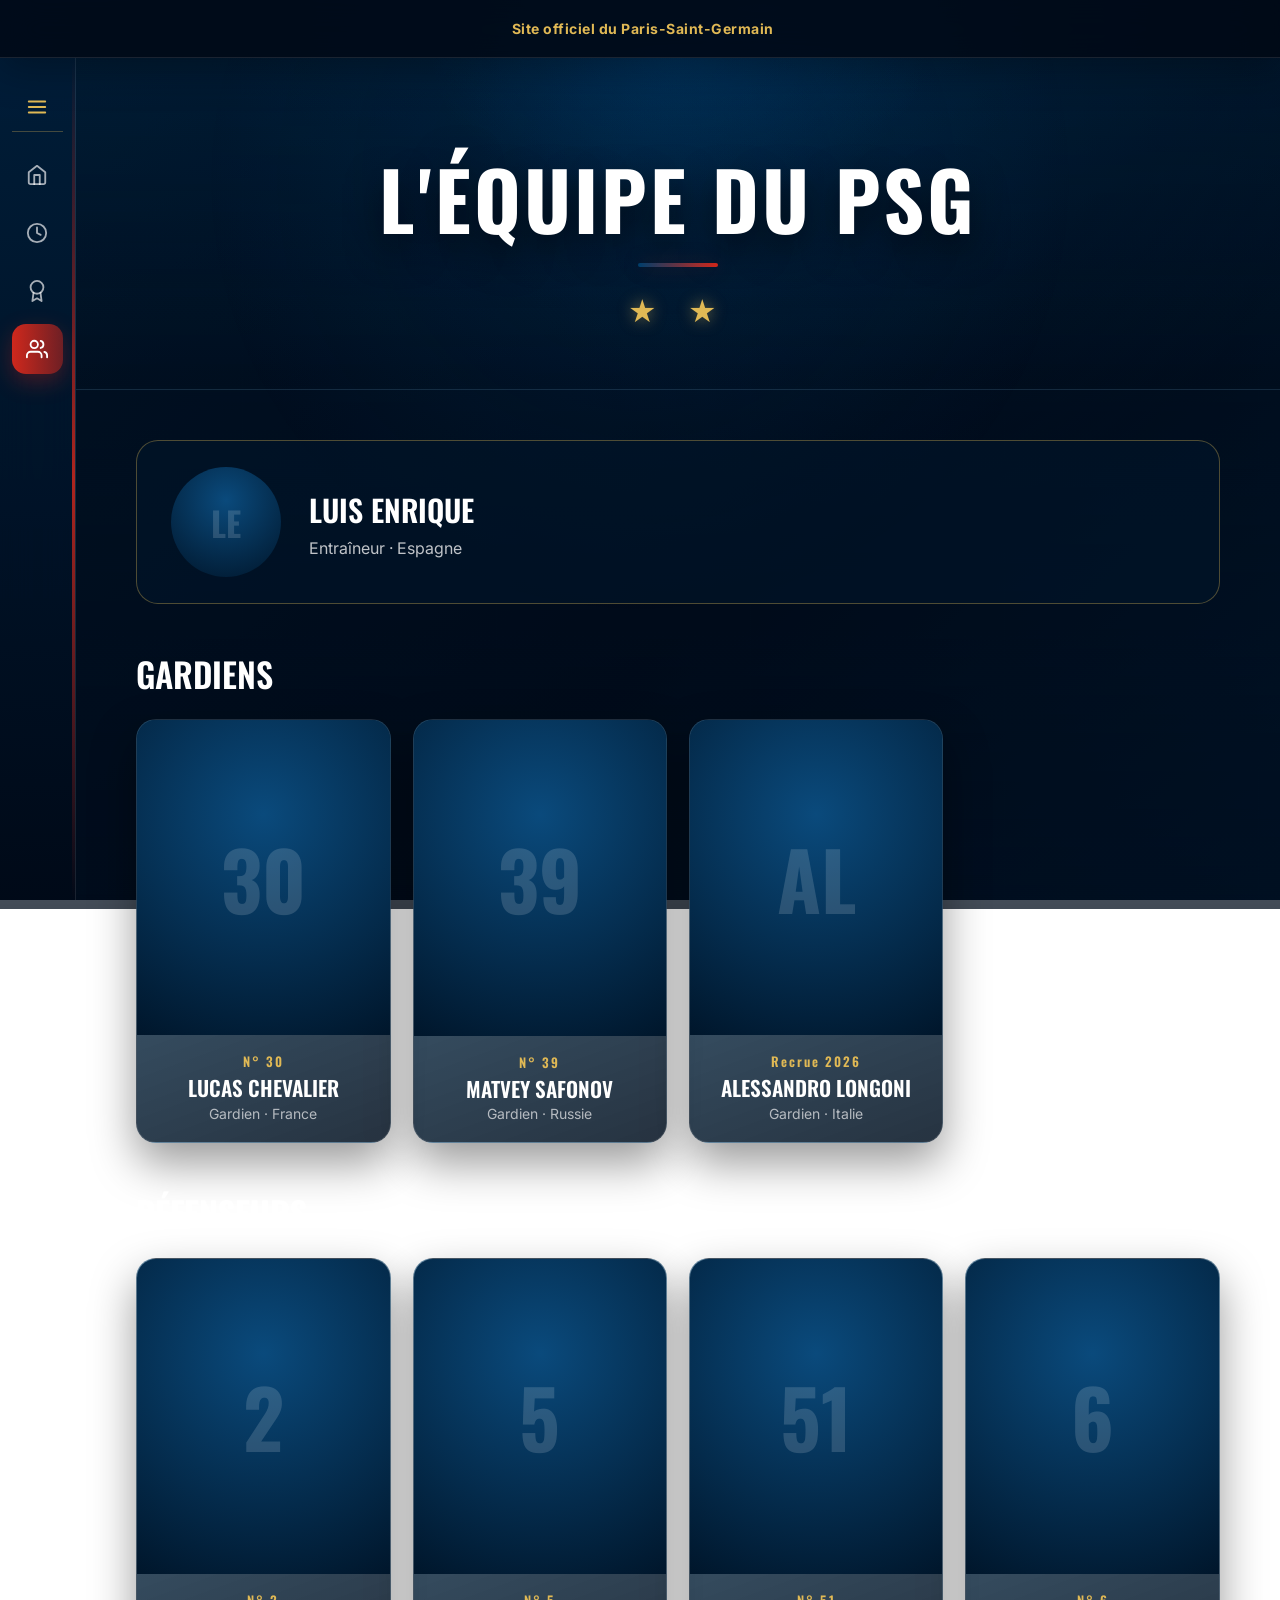
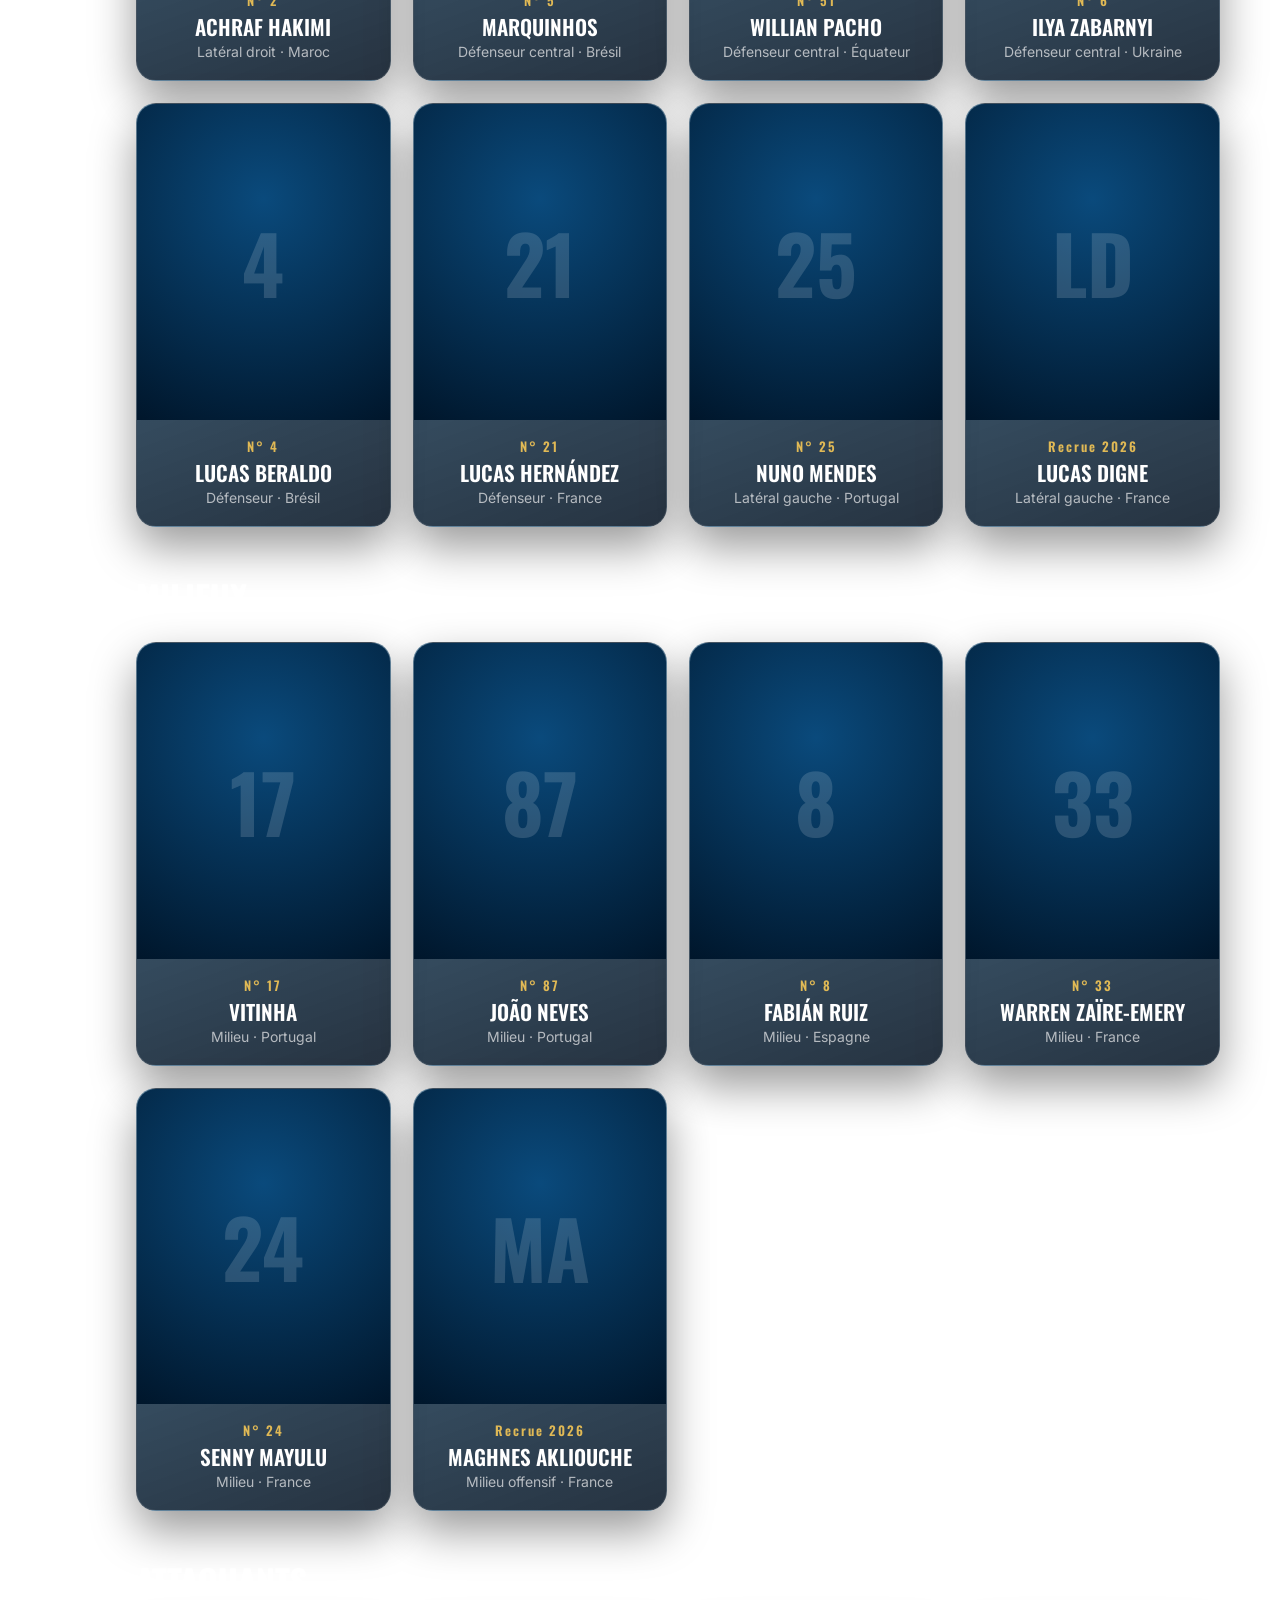
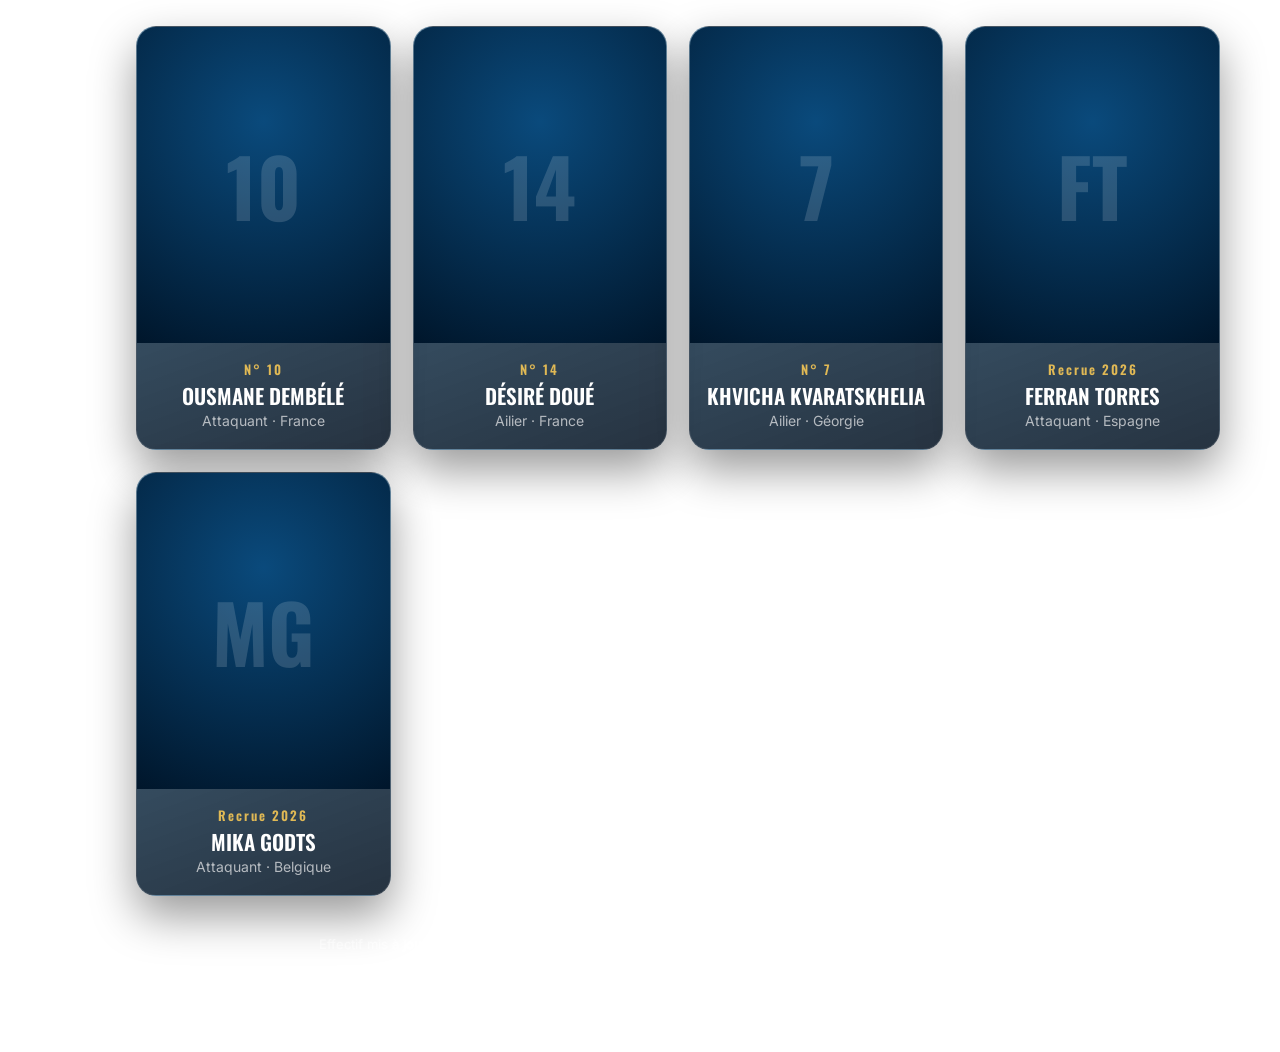
<file: equipe.html>
<!DOCTYPE html>
<html lang="fr">
<head>
<meta charset="UTF-8">
<meta name="viewport" content="width=device-width, initial-scale=1.0">
<title>PSG — Équipe</title>

<link rel="stylesheet" href="style.css">
<style>
.team-wrap{width:90%;max-width:1100px;margin:50px auto 100px}
.coach{display:flex;align-items:center;gap:28px;text-align:left;padding:26px 34px;background:rgba(0,20,40,.7);border:1px solid rgba(224,185,85,.35);border-radius:22px}
.coach .avatar{flex:none;width:110px;height:110px;border-radius:50%}
.coach h3{font:600 30px "Oswald",Arial,sans-serif;text-transform:uppercase}
.coach p{margin-top:6px;color:rgba(255,255,255,.75)}
.section-title{margin:44px 0 20px;text-align:left;font:600 34px "Oswald",Arial,sans-serif;text-transform:uppercase}
.grid{display:grid;grid-template-columns:repeat(auto-fill,minmax(210px,1fr));gap:22px}
.player{overflow:hidden;background:linear-gradient(160deg,rgba(0,55,95,.7),rgba(0,15,31,.85));border:1px solid rgba(255,255,255,.12);border-radius:20px;box-shadow:0 20px 45px rgba(0,0,0,.4);transition:transform .3s}
.player:hover{transform:translateY(-6px)}
.avatar{position:relative;overflow:hidden;display:grid;place-items:center;background:radial-gradient(circle at 50% 30%,#0a4a7c,#00162b)}
.player .avatar{aspect-ratio:4/5}
.avatar img{position:absolute;inset:0;width:100%;height:100%;object-fit:cover;object-position:top}
.avatar span{font:700 80px "Oswald",Arial,sans-serif;color:rgba(255,255,255,.15)}
.coach .avatar span{font-size:34px}
.info{padding:16px 14px 20px}
.info .n{font:600 13px "Oswald",Arial,sans-serif;letter-spacing:2px;color:#e0b955}
.info h3{margin-top:4px;font:600 21px/1.2 "Oswald",Arial,sans-serif;text-transform:uppercase}
.info p{margin-top:4px;font-size:14px;color:rgba(255,255,255,.65)}
.note{margin-top:40px;font-size:13px;color:rgba(255,255,255,.5)}
@media(max-width:768px){.coach{flex-direction:column;text-align:center}.grid{grid-template-columns:repeat(2,1fr);gap:14px}}
@media(max-width:400px){.grid{grid-template-columns:1fr}}
</style>
</head>
<body>

<section class="top-info">
    <p>
        <a href="https://www.psg.fr"
           target="_blank"
           rel="noopener noreferrer"
           title="Visiter le site officiel du Paris-Saint-Germain">
            Site officiel du Paris-Saint-Germain
        </a>
    </p>
</section>

<div class="layout">

    <nav class="sidebar" id="sidebar">

        <div class="sidebar-title" tabindex="0">
            <svg class="ico" viewBox="0 0 24 24"><line x1="3" y1="6" x2="21" y2="6"/><line x1="3" y1="12" x2="21" y2="12"/><line x1="3" y1="18" x2="21" y2="18"/></svg>
            <span class="label">Menu</span>
        </div>

        <a href="index.html">
            <svg class="ico" viewBox="0 0 24 24"><path d="M3 9l9-7 9 7v11a2 2 0 0 1-2 2H5a2 2 0 0 1-2-2z"/><polyline points="9 22 9 12 15 12 15 22"/></svg>
            <span class="label">Accueil</span>
        </a>

        <a href="histoire.html">
            <svg class="ico" viewBox="0 0 24 24"><circle cx="12" cy="12" r="10"/><polyline points="12 6 12 12 16 14"/></svg>
            <span class="label">Histoire</span>
        </a>

        <a href="palmares.html">
            <svg class="ico" viewBox="0 0 24 24"><circle cx="12" cy="8" r="7"/><polyline points="8.21 13.89 7 23 12 20 17 23 15.79 13.88"/></svg>
            <span class="label">Palmarès</span>
        </a>

        <a href="equipe.html" class="active">
            <svg class="ico" viewBox="0 0 24 24"><path d="M17 21v-2a4 4 0 0 0-4-4H5a4 4 0 0 0-4 4v2"/><circle cx="9" cy="7" r="4"/><path d="M23 21v-2a4 4 0 0 0-3-3.87"/><path d="M16 3.13a4 4 0 0 1 0 7.75"/></svg>
            <span class="label">Équipe</span>
        </a>

    </nav>

    <div class="content" id="content">

        <header>
            <h1>L'équipe du PSG</h1>
            <div class="stars">★ ★</div>
        </header>

        <main class="team-wrap">
            <div class="coach"><div class="avatar"><span>LE</span><img src="https://i.pinimg.com/1200x/71/b0/00/71b000fc8b558184a46a827be5e29817.jpg" alt="Luis Enrique" width="400" height="500" loading="lazy" onerror="this.remove()"></div><div><h3>Luis Enrique</h3><p>Entraîneur · Espagne</p></div></div>

            <h2 class="section-title">Gardiens</h2>
            <div class="grid">
                <article class="player">
                    <div class="avatar"><span>30</span><img src="https://i.pinimg.com/736x/c1/cf/1c/c1cf1cbd6ca6ad74f4b8a174b69d0e68.jpg" alt="Lucas Chevalier" width="400" height="500" loading="lazy" onerror="this.remove()"></div>
                    <div class="info"><div class="n">N° 30</div><h3>Lucas Chevalier</h3><p>Gardien · France</p></div>
                </article>
                <article class="player">
                    <div class="avatar"><span>39</span><img src="https://i.pinimg.com/736x/52/80/90/528090766361849a944b19ad35cffa6d.jpg" alt="Matvey Safonov" width="400" height="500" loading="lazy" onerror="this.remove()"></div>
                    <div class="info"><div class="n">N° 39</div><h3>Matvey Safonov</h3><p>Gardien · Russie</p></div>
                </article>
                <article class="player">
                    <div class="avatar"><span>AL</span><img src="https://i.pinimg.com/736x/ae/73/c1/ae73c10ab800e73086f733b4e460d08f.jpg" alt="Alessandro Longoni" width="400" height="500" loading="lazy" onerror="this.remove()"></div>
                    <div class="info"><div class="n">Recrue 2026</div><h3>Alessandro Longoni</h3><p>Gardien · Italie</p></div>
                </article>
            </div>

            <h2 class="section-title">Défenseurs</h2>
            <div class="grid">
                <article class="player">
                    <div class="avatar"><span>2</span><img src="https://i.pinimg.com/736x/b3/38/1a/b3381a2ada1b44cfc16b81f0c8f45fda.jpg" alt="Achraf Hakimi" width="400" height="500" loading="lazy" onerror="this.remove()"></div>
                    <div class="info"><div class="n">N° 2</div><h3>Achraf Hakimi</h3><p>Latéral droit · Maroc</p></div>
                </article>
                <article class="player">
                    <div class="avatar"><span>5</span><img src="https://i.pinimg.com/736x/bc/59/c8/bc59c80b5cc99c271edb8982668b762b.jpg" alt="Marquinhos" width="400" height="500" loading="lazy" onerror="this.remove()"></div>
                    <div class="info"><div class="n">N° 5</div><h3>Marquinhos</h3><p>Défenseur central · Brésil</p></div>
                </article>
                <article class="player">
                    <div class="avatar"><span>51</span><img src="https://i.pinimg.com/736x/d1/ad/e4/d1ade4bbb5a547a4ac675a26a15f97fe.jpg" alt="Willian Pacho" width="400" height="500" loading="lazy" onerror="this.remove()"></div>
                    <div class="info"><div class="n">N° 51</div><h3>Willian Pacho</h3><p>Défenseur central · Équateur</p></div>
                </article>
                <article class="player">
                    <div class="avatar"><span>6</span><img src="https://i.pinimg.com/736x/5f/43/42/5f43426f538d4e8231e867c2703fb2fc.jpg" alt="Ilya Zabarnyi" width="400" height="500" loading="lazy" onerror="this.remove()"></div>
                    <div class="info"><div class="n">N° 6</div><h3>Ilya Zabarnyi</h3><p>Défenseur central · Ukraine</p></div>
                </article>
                <article class="player">
                    <div class="avatar"><span>4</span><img src="https://i.pinimg.com/736x/e9/dd/d6/e9ddd64a161786e83688268f3de4957a.jpg" alt="Lucas Beraldo" width="400" height="500" loading="lazy" onerror="this.remove()"></div>
                    <div class="info"><div class="n">N° 4</div><h3>Lucas Beraldo</h3><p>Défenseur · Brésil</p></div>
                </article>
                <article class="player">
                    <div class="avatar"><span>21</span><img src="https://i.pinimg.com/736x/99/aa/d0/99aad094eba32c672c55c4f3ae76e2c8.jpg" alt="Lucas Hernández" width="400" height="500" loading="lazy" onerror="this.remove()"></div>
                    <div class="info"><div class="n">N° 21</div><h3>Lucas Hernández</h3><p>Défenseur · France</p></div>
                </article>
                <article class="player">
                    <div class="avatar"><span>25</span><img src="https://i.pinimg.com/736x/34/ee/0a/34ee0a694025d4fb551d7bbfb9b0464c.jpg" alt="Nuno Mendes" width="400" height="500" loading="lazy" onerror="this.remove()"></div>
                    <div class="info"><div class="n">N° 25</div><h3>Nuno Mendes</h3><p>Latéral gauche · Portugal</p></div>
                </article>
                <article class="player">
                    <div class="avatar"><span>LD</span><img src="https://i.pinimg.com/736x/ea/6c/aa/ea6caad33e3f1862f19b99243dcc5253.jpg" alt="Lucas Digne" width="400" height="500" loading="lazy" onerror="this.remove()"></div>
                    <div class="info"><div class="n">Recrue 2026</div><h3>Lucas Digne</h3><p>Latéral gauche · France</p></div>
                </article>
            </div>

            <h2 class="section-title">Milieux</h2>
            <div class="grid">
                <article class="player">
                    <div class="avatar"><span>17</span><img src="https://i.pinimg.com/736x/55/2a/1a/552a1a88eac1941ab57d5279cd799604.jpg" alt="Vitinha" width="400" height="500" loading="lazy" onerror="this.remove()"></div>
                    <div class="info"><div class="n">N° 17</div><h3>Vitinha</h3><p>Milieu · Portugal</p></div>
                </article>
                <article class="player">
                    <div class="avatar"><span>87</span><img src="https://i.pinimg.com/736x/c6/7c/5d/c67c5d9c72329479a289c24bdd828ee1.jpg" alt="João Neves" width="400" height="500" loading="lazy" onerror="this.remove()"></div>
                    <div class="info"><div class="n">N° 87</div><h3>João Neves</h3><p>Milieu · Portugal</p></div>
                </article>
                <article class="player">
                    <div class="avatar"><span>8</span><img src="https://i.pinimg.com/736x/cb/b3/cb/cbb3cbab4455c2c8984d9398cd558d91.jpg" alt="Fabián Ruiz" width="400" height="500" loading="lazy" onerror="this.remove()"></div>
                    <div class="info"><div class="n">N° 8</div><h3>Fabián Ruiz</h3><p>Milieu · Espagne</p></div>
                </article>
                <article class="player">
                    <div class="avatar"><span>33</span><img src="https://i.pinimg.com/736x/58/fb/7e/58fb7ef6ab80a517244cb07976e11d3d.jpg" alt="Warren Zaïre-Emery" width="400" height="500" loading="lazy" onerror="this.remove()"></div>
                    <div class="info"><div class="n">N° 33</div><h3>Warren Zaïre-Emery</h3><p>Milieu · France</p></div>
                </article>
                <article class="player">
                    <div class="avatar"><span>24</span><img src="https://i.pinimg.com/736x/c7/80/d7/c780d7f861ec6a71245c31d530681816.jpg" alt="Senny Mayulu" width="400" height="500" loading="lazy" onerror="this.remove()"></div>
                    <div class="info"><div class="n">N° 24</div><h3>Senny Mayulu</h3><p>Milieu · France</p></div>
                </article>
                <article class="player">
                    <div class="avatar"><span>MA</span><img src="https://i.pinimg.com/736x/65/53/c1/6553c1fab613ec16d3220206d52da18d.jpg" alt="Maghnes Akliouche" width="400" height="500" loading="lazy" onerror="this.remove()"></div>
                    <div class="info"><div class="n">Recrue 2026</div><h3>Maghnes Akliouche</h3><p>Milieu offensif · France</p></div>
                </article>
            </div>

            <h2 class="section-title">Attaquants</h2>
            <div class="grid">
                <article class="player">
                    <div class="avatar"><span>10</span><img src="https://i.pinimg.com/736x/ac/7d/c2/ac7dc2ff1fad3dc848cd2992df64b547.jpg" alt="Ousmane Dembélé" width="400" height="500" loading="lazy" onerror="this.remove()"></div>
                    <div class="info"><div class="n">N° 10</div><h3>Ousmane Dembélé</h3><p>Attaquant · France</p></div>
                </article>
                <article class="player">
                    <div class="avatar"><span>14</span><img src="https://i.pinimg.com/736x/d5/40/7c/d5407c97f40216ccfc07aa14de24e81b.jpg" alt="Désiré Doué" width="400" height="500" loading="lazy" onerror="this.remove()"></div>
                    <div class="info"><div class="n">N° 14</div><h3>Désiré Doué</h3><p>Ailier · France</p></div>
                </article>
                <article class="player">
                    <div class="avatar"><span>7</span><img src="https://i.pinimg.com/736x/a8/6a/99/a86a99af5b5517b25e6ca1b5833bbd7e.jpg" alt="Khvicha Kvaratskhelia" width="400" height="500" loading="lazy" onerror="this.remove()"></div>
                    <div class="info"><div class="n">N° 7</div><h3>Khvicha Kvaratskhelia</h3><p>Ailier · Géorgie</p></div>
                </article>
                <article class="player">
                    <div class="avatar"><span>FT</span><img src="https://i.pinimg.com/1200x/5a/76/ff/5a76fffc13a77094bdee908deb866e39.jpg" alt="Ferran Torres" width="400" height="500" loading="lazy" onerror="this.remove()"></div>
                    <div class="info"><div class="n">Recrue 2026</div><h3>Ferran Torres</h3><p>Attaquant · Espagne</p></div>
                </article>
                <article class="player">
                    <div class="avatar"><span>MG</span><img src="https://i.pinimg.com/736x/f4/5b/a3/f45ba362112dcaa952aa6dffdc44cdd2.jpg" alt="Mika Godts" width="400" height="500" loading="lazy" onerror="this.remove()"></div>
                    <div class="info"><div class="n">Recrue 2026</div><h3>Mika Godts</h3><p>Attaquant · Belgique</p></div>
                </article>
            </div>

            <p class="note">Effectif mis à jour après le mercato d'été 2026 (départs : Barcola, Ramos, Mbaye, Kolo Muani, Lee). Source : psg.fr.</p>
        </main>

    </div>

</div>

</body>
</html>
</file>
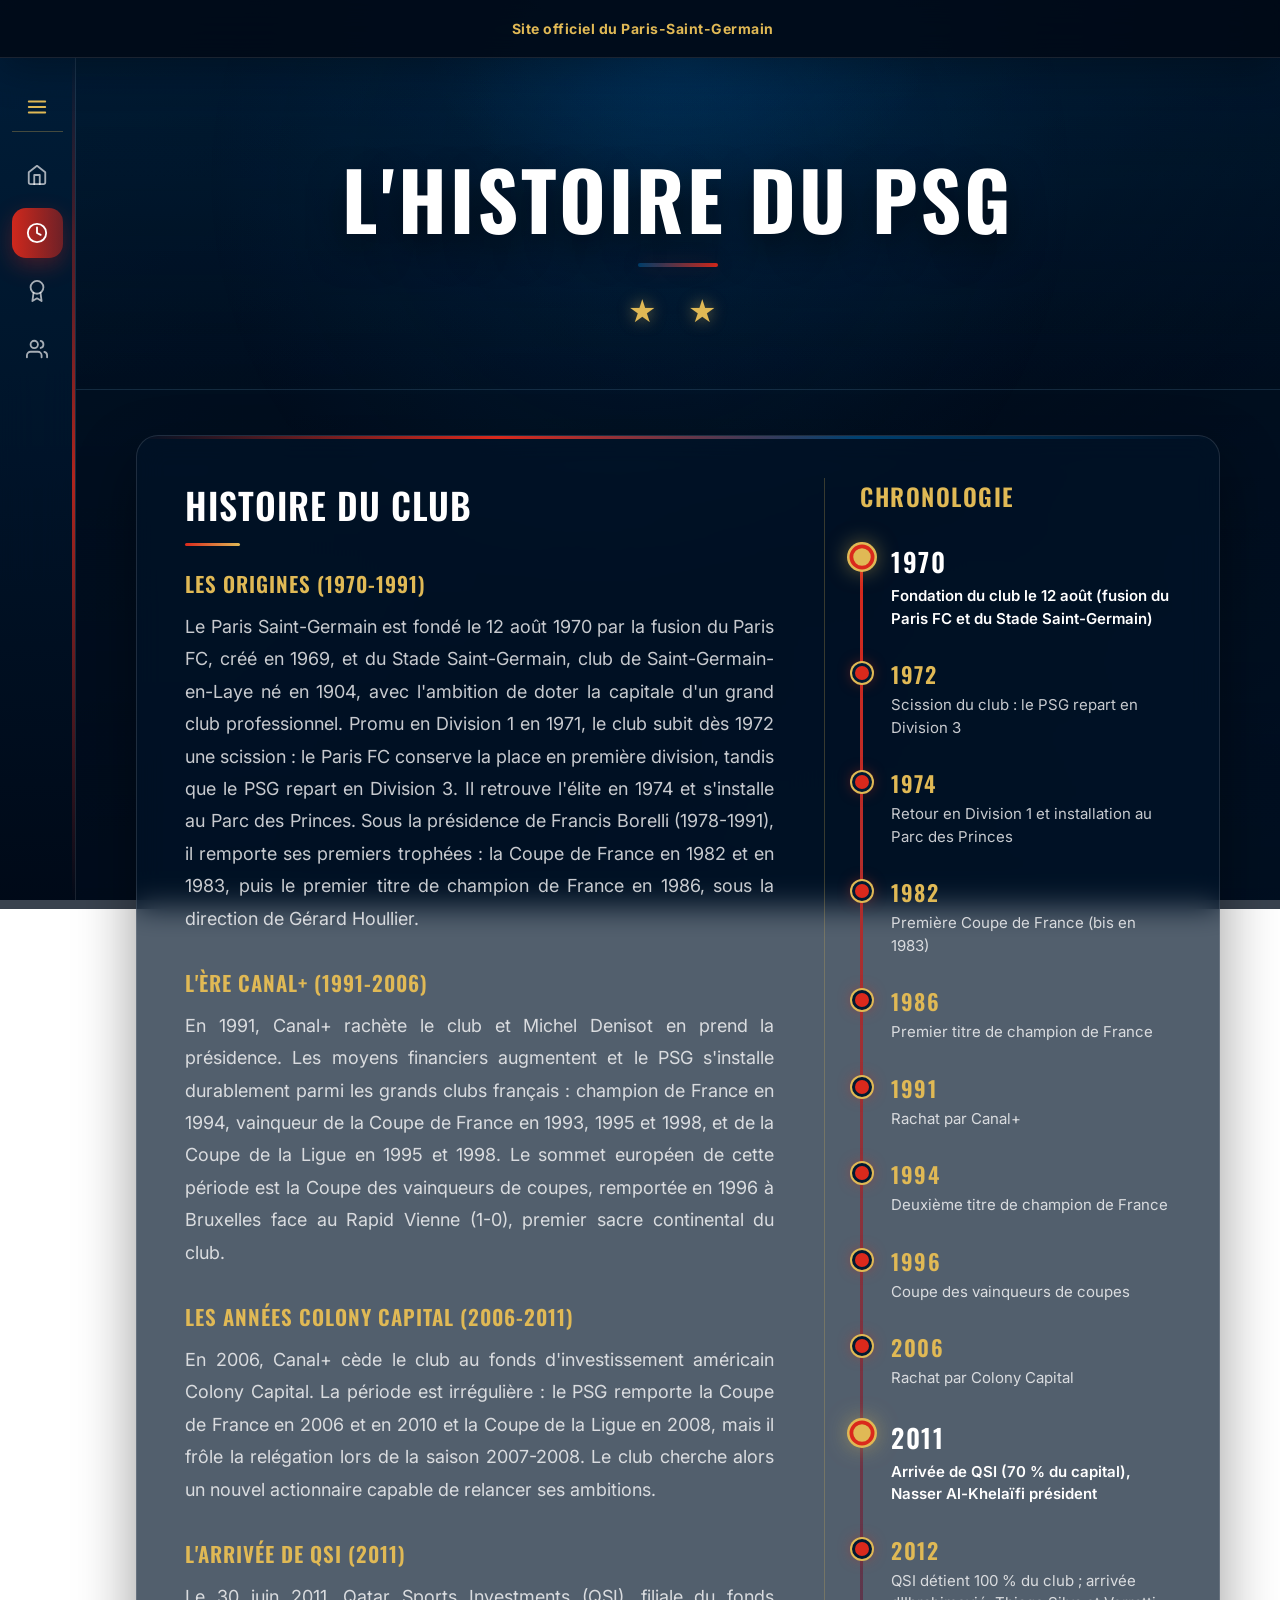
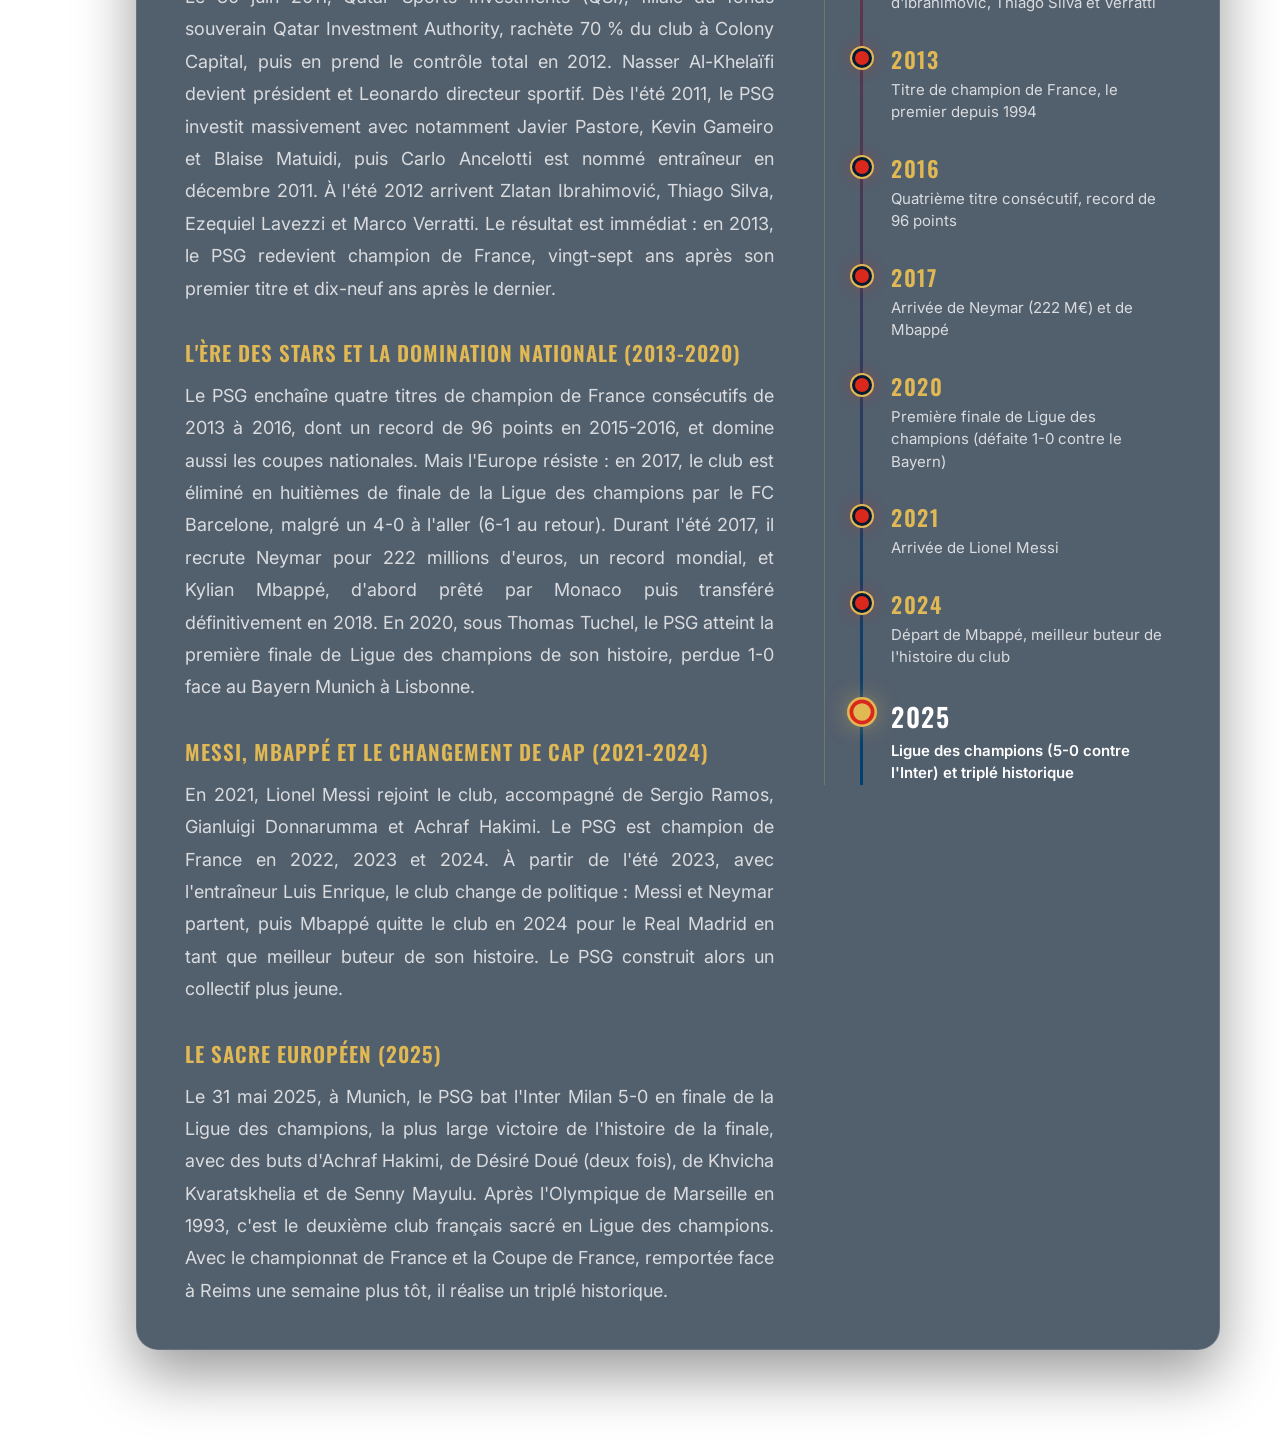
<file: histoire.html>
<!DOCTYPE html>
<html lang="fr">
<head>
    <meta charset="UTF-8">
    <meta name="viewport" content="width=device-width, initial-scale=1.0">
    <title>PSG — Histoire</title>

    <link rel="stylesheet" href="style.css">
</head>
<body>

<section class="top-info">
    <p>
        <a href="https://www.psg.fr"
           target="_blank"
           rel="noopener noreferrer"
           title="Visiter le site officiel du Paris-Saint-Germain">
            Site officiel du Paris-Saint-Germain
        </a>
    </p>
</section>

<div class="layout">

    <nav class="sidebar" id="sidebar">

        <div class="sidebar-title" tabindex="0">
            <svg class="ico" viewBox="0 0 24 24"><line x1="3" y1="6" x2="21" y2="6"/><line x1="3" y1="12" x2="21" y2="12"/><line x1="3" y1="18" x2="21" y2="18"/></svg>
            <span class="label">Menu</span>
        </div>

        <a href="index.html">
            <svg class="ico" viewBox="0 0 24 24"><path d="M3 9l9-7 9 7v11a2 2 0 0 1-2 2H5a2 2 0 0 1-2-2z"/><polyline points="9 22 9 12 15 12 15 22"/></svg>
            <span class="label">Accueil</span>
        </a>

        <a href="histoire.html" class="active">
            <svg class="ico" viewBox="0 0 24 24"><circle cx="12" cy="12" r="10"/><polyline points="12 6 12 12 16 14"/></svg>
            <span class="label">Histoire</span>
        </a>

        <a href="palmares.html">
            <svg class="ico" viewBox="0 0 24 24"><circle cx="12" cy="8" r="7"/><polyline points="8.21 13.89 7 23 12 20 17 23 15.79 13.88"/></svg>
            <span class="label">Palmarès</span>
        </a>

        <a href="equipe.html">
            <svg class="ico" viewBox="0 0 24 24"><path d="M17 21v-2a4 4 0 0 0-4-4H5a4 4 0 0 0-4 4v2"/><circle cx="9" cy="7" r="4"/><path d="M23 21v-2a4 4 0 0 0-3-3.87"/><path d="M16 3.13a4 4 0 0 1 0 7.75"/></svg>
            <span class="label">Équipe</span>
        </a>

    </nav>

    <div class="content" id="content">

        <header>
            <h1>L'histoire du PSG</h1>
            <div class="stars">★ ★</div>
        </header>

        <main>

            <section class="history history-block">

                <article class="history-text">
                    <h2>Histoire du club</h2>

                    <h3>Les origines (1970-1991)</h3>
                    <p>
                        Le Paris Saint-Germain est fondé le 12 août 1970 par la fusion du Paris FC, créé en 1969, et du Stade Saint-Germain, club de Saint-Germain-en-Laye né en 1904, avec l'ambition de doter la capitale d'un grand club professionnel. Promu en Division 1 en 1971, le club subit dès 1972 une scission : le Paris FC conserve la place en première division, tandis que le PSG repart en Division 3. Il retrouve l'élite en 1974 et s'installe au Parc des Princes. Sous la présidence de Francis Borelli (1978-1991), il remporte ses premiers trophées : la Coupe de France en 1982 et en 1983, puis le premier titre de champion de France en 1986, sous la direction de Gérard Houllier.
                    </p>

                    <h3>L'ère Canal+ (1991-2006)</h3>
                    <p>
                        En 1991, Canal+ rachète le club et Michel Denisot en prend la présidence. Les moyens financiers augmentent et le PSG s'installe durablement parmi les grands clubs français : champion de France en 1994, vainqueur de la Coupe de France en 1993, 1995 et 1998, et de la Coupe de la Ligue en 1995 et 1998. Le sommet européen de cette période est la Coupe des vainqueurs de coupes, remportée en 1996 à Bruxelles face au Rapid Vienne (1-0), premier sacre continental du club.
                    </p>

                    <h3>Les années Colony Capital (2006-2011)</h3>
                    <p>
                        En 2006, Canal+ cède le club au fonds d'investissement américain Colony Capital. La période est irrégulière : le PSG remporte la Coupe de France en 2006 et en 2010 et la Coupe de la Ligue en 2008, mais il frôle la relégation lors de la saison 2007-2008. Le club cherche alors un nouvel actionnaire capable de relancer ses ambitions.
                    </p>

                    <h3>L'arrivée de QSI (2011)</h3>
                    <p>
                        Le 30 juin 2011, Qatar Sports Investments (QSI), filiale du fonds souverain Qatar Investment Authority, rachète 70 % du club à Colony Capital, puis en prend le contrôle total en 2012. Nasser Al-Khelaïfi devient président et Leonardo directeur sportif. Dès l'été 2011, le PSG investit massivement avec notamment Javier Pastore, Kevin Gameiro et Blaise Matuidi, puis Carlo Ancelotti est nommé entraîneur en décembre 2011. À l'été 2012 arrivent Zlatan Ibrahimović, Thiago Silva, Ezequiel Lavezzi et Marco Verratti. Le résultat est immédiat : en 2013, le PSG redevient champion de France, vingt-sept ans après son premier titre et dix-neuf ans après le dernier.
                    </p>

                    <h3>L'ère des stars et la domination nationale (2013-2020)</h3>
                    <p>
                        Le PSG enchaîne quatre titres de champion de France consécutifs de 2013 à 2016, dont un record de 96 points en 2015-2016, et domine aussi les coupes nationales. Mais l'Europe résiste : en 2017, le club est éliminé en huitièmes de finale de la Ligue des champions par le FC Barcelone, malgré un 4-0 à l'aller (6-1 au retour). Durant l'été 2017, il recrute Neymar pour 222 millions d'euros, un record mondial, et Kylian Mbappé, d'abord prêté par Monaco puis transféré définitivement en 2018. En 2020, sous Thomas Tuchel, le PSG atteint la première finale de Ligue des champions de son histoire, perdue 1-0 face au Bayern Munich à Lisbonne.
                    </p>

                    <h3>Messi, Mbappé et le changement de cap (2021-2024)</h3>
                    <p>
                        En 2021, Lionel Messi rejoint le club, accompagné de Sergio Ramos, Gianluigi Donnarumma et Achraf Hakimi. Le PSG est champion de France en 2022, 2023 et 2024. À partir de l'été 2023, avec l'entraîneur Luis Enrique, le club change de politique : Messi et Neymar partent, puis Mbappé quitte le club en 2024 pour le Real Madrid en tant que meilleur buteur de son histoire. Le PSG construit alors un collectif plus jeune.
                    </p>

                    <h3>Le sacre européen (2025)</h3>
                    <p>
                        Le 31 mai 2025, à Munich, le PSG bat l'Inter Milan 5-0 en finale de la Ligue des champions, la plus large victoire de l'histoire de la finale, avec des buts d'Achraf Hakimi, de Désiré Doué (deux fois), de Khvicha Kvaratskhelia et de Senny Mayulu. Après l'Olympique de Marseille en 1993, c'est le deuxième club français sacré en Ligue des champions. Avec le championnat de France et la Coupe de France, remportée face à Reims une semaine plus tôt, il réalise un triplé historique.
                    </p>
                </article>

                <aside class="timeline" aria-label="Chronologie du club">
                    <h3>Chronologie</h3>

                    <ul>
                        <li class="key">
                            <span class="year">1970</span>
                            <span class="event">Fondation du club le 12 août (fusion du Paris FC et du Stade Saint-Germain)</span>
                        </li>
                        <li>
                            <span class="year">1972</span>
                            <span class="event">Scission du club : le PSG repart en Division 3</span>
                        </li>
                        <li>
                            <span class="year">1974</span>
                            <span class="event">Retour en Division 1 et installation au Parc des Princes</span>
                        </li>
                        <li>
                            <span class="year">1982</span>
                            <span class="event">Première Coupe de France (bis en 1983)</span>
                        </li>
                        <li>
                            <span class="year">1986</span>
                            <span class="event">Premier titre de champion de France</span>
                        </li>
                        <li>
                            <span class="year">1991</span>
                            <span class="event">Rachat par Canal+</span>
                        </li>
                        <li>
                            <span class="year">1994</span>
                            <span class="event">Deuxième titre de champion de France</span>
                        </li>
                        <li>
                            <span class="year">1996</span>
                            <span class="event">Coupe des vainqueurs de coupes</span>
                        </li>
                        <li>
                            <span class="year">2006</span>
                            <span class="event">Rachat par Colony Capital</span>
                        </li>
                        <li class="key">
                            <span class="year">2011</span>
                            <span class="event">Arrivée de QSI (70 % du capital), Nasser Al-Khelaïfi président</span>
                        </li>
                        <li>
                            <span class="year">2012</span>
                            <span class="event">QSI détient 100 % du club ; arrivée d'Ibrahimović, Thiago Silva et Verratti</span>
                        </li>
                        <li>
                            <span class="year">2013</span>
                            <span class="event">Titre de champion de France, le premier depuis 1994</span>
                        </li>
                        <li>
                            <span class="year">2016</span>
                            <span class="event">Quatrième titre consécutif, record de 96 points</span>
                        </li>
                        <li>
                            <span class="year">2017</span>
                            <span class="event">Arrivée de Neymar (222 M€) et de Mbappé</span>
                        </li>
                        <li>
                            <span class="year">2020</span>
                            <span class="event">Première finale de Ligue des champions (défaite 1-0 contre le Bayern)</span>
                        </li>
                        <li>
                            <span class="year">2021</span>
                            <span class="event">Arrivée de Lionel Messi</span>
                        </li>
                        <li>
                            <span class="year">2024</span>
                            <span class="event">Départ de Mbappé, meilleur buteur de l'histoire du club</span>
                        </li>
                        <li class="key">
                            <span class="year">2025</span>
                            <span class="event">Ligue des champions (5-0 contre l'Inter) et triplé historique</span>
                        </li>
                    </ul>
                </aside>

            </section>

        </main>

    </div>

</div>

</body>
</html>
</file>
<file: style.css>
@import url("https://fonts.googleapis.com/css2?family=Oswald:wght@500;600;700&family=Inter:wght@400;500;600;700;800&display=swap");

:root {
    --blue: #004170;
    --blue-dark: #001a33;
    --blue-deep: #000b18;
    --red: #da291c;
    --gold: #e0b955;
    --white: #ffffff;
}

* {
    margin: 0;
    padding: 0;
    box-sizing: border-box;
}

html {
    scroll-behavior: smooth;
}

body {
    font-family: "Inter", Arial, sans-serif;
    color: white;
    text-align: center;
    min-height: 100vh;
    overflow-x: hidden;

    background:
        radial-gradient(circle at 70% 10%, rgba(0, 65, 112, 0.30), transparent 35%),
        linear-gradient(135deg, #001a30, #000b18 60%, #001b32);

    background-attachment: fixed;
}

/* ===== Images de fond selon la page ===== */

body:has(.history)::before,
body:has(.trophies-container)::before,
body:not(:has(.history)):not(:has(.trophies-container))::before {
    content: "";
    position: fixed;
    inset: 0;
    z-index: -2;

    background-size: cover;
    background-position: center;
    background-repeat: no-repeat;
    background-attachment: fixed;

    transform: scale(1.02);
    opacity: 0.95;
}

body:has(.history)::before {
    background-image:
        linear-gradient(rgba(0, 12, 28, 0.45), rgba(0, 12, 28, 0.82)),
        url("https://i.pinimg.com/1200x/3b/48/53/3b4853af135a028765f686021bd2f3c1.jpg");
}

body:has(.trophies-container)::before {
    background-image:
        linear-gradient(rgba(0, 12, 28, 0.42), rgba(0, 12, 28, 0.84)),
        url("https://i.pinimg.com/736x/1a/2c/73/1a2c73fe2fdc673cc5dcf3723f411132.jpg");
}

body:not(:has(.history)):not(:has(.trophies-container))::before {
    background-image:
        linear-gradient(rgba(0, 12, 28, 0.38), rgba(0, 12, 28, 0.78)),
        url("https://i.pinimg.com/1200x/1e/55/23/1e55238cba7055d1d9cf207e1da20c17.jpg");
}

body::after {
    content: "";
    position: fixed;
    inset: 0;
    z-index: -1;
    pointer-events: none;

    background: radial-gradient(circle at 50% 20%, rgba(0, 80, 140, 0.18), transparent 45%);
}

/* ===== Bandeau du haut ===== */

.top-info {
    position: fixed;
    top: 0;
    left: 0;
    width: 100%;
    height: 58px;
    z-index: 100;

    display: flex;
    align-items: center;
    justify-content: center;

    background: rgba(0, 10, 24, 0.82);
    backdrop-filter: blur(18px);
    -webkit-backdrop-filter: blur(18px);
    border-bottom: 1px solid rgba(255, 255, 255, 0.10);
    box-shadow: 0 10px 40px rgba(0, 0, 0, 0.30);

    font-family: "Inter", Arial, sans-serif;
    font-size: 14px;
    letter-spacing: 0.5px;
    color: rgba(255, 255, 255, 0.70);
}

.top-info a {
    margin-left: 5px;
    color: var(--gold);
    text-decoration: none;
    font-weight: 700;
    transition: color 0.25s ease, text-shadow 0.25s ease;
}

.top-info a:hover {
    color: white;
    text-shadow: 0 0 15px rgba(224, 185, 85, 0.7);
}

/* ===== Mise en page ===== */

.layout {
    display: flex;
    min-height: 100vh;
    padding-top: 58px;
}

.content {
    flex: 1;
    min-width: 0;
    margin-left: 76px;
}

/* ===== Menu latéral : s'ouvre au survol ===== */

.sidebar {
    position: fixed;
    top: 58px;
    left: 0;
    width: 76px;
    height: calc(100vh - 58px);
    padding: 24px 12px;
    z-index: 90;
    overflow: hidden;
    white-space: nowrap;

    background: linear-gradient(180deg, rgba(0, 30, 58, 0.92), rgba(0, 10, 24, 0.95));
    backdrop-filter: blur(18px);
    -webkit-backdrop-filter: blur(18px);
    border-right: 1px solid rgba(255, 255, 255, 0.10);
    box-shadow: 0 0 0 rgba(0, 0, 0, 0);

    transition:
        width 0.35s cubic-bezier(0.4, 0, 0.2, 1),
        box-shadow 0.35s ease;
}

.sidebar::after {
    content: "";
    position: absolute;
    top: 0;
    right: 0;
    width: 3px;
    height: 100%;

    background: linear-gradient(180deg, transparent, var(--red), transparent);
    opacity: 0.8;
}

.sidebar:hover,
.sidebar:focus-within {
    width: 260px;
    box-shadow: 20px 0 60px rgba(0, 0, 0, 0.45);
}

.sidebar-title {
    display: flex;
    align-items: center;
    gap: 16px;
    height: 50px;
    padding: 0 14px;
    margin-bottom: 18px;
    outline: none;

    font-family: "Oswald", Arial, sans-serif;
    font-size: 24px;
    letter-spacing: 2px;
    text-transform: uppercase;
    text-align: left;
    color: var(--gold);
    border-bottom: 1px solid rgba(224, 185, 85, 0.3);
}

.sidebar .ico {
    flex: none;
    width: 22px;
    height: 22px;
    fill: none;
    stroke: currentColor;
    stroke-width: 2;
    stroke-linecap: round;
    stroke-linejoin: round;
}

.sidebar .label {
    opacity: 0;
    transform: translateX(-10px);
    transition: opacity 0.25s ease, transform 0.35s ease;
}

.sidebar:hover .label,
.sidebar:focus-within .label {
    opacity: 1;
    transform: none;
    transition-delay: 0.08s;
}

.sidebar a {
    display: flex;
    align-items: center;
    gap: 16px;
    height: 50px;
    padding: 0 14px;
    margin-bottom: 8px;

    font-family: "Inter", Arial, sans-serif;
    font-size: 16px;
    font-weight: 600;
    text-align: left;
    color: rgba(255, 255, 255, 0.65);
    text-decoration: none;

    border-radius: 14px;
    transition: background 0.25s ease, color 0.25s ease, transform 0.25s ease;
}

.sidebar a:hover {
    color: white;
    background: rgba(255, 255, 255, 0.09);
    transform: translateX(3px);
}

.sidebar a.active {
    color: white;
    background: linear-gradient(90deg, rgba(218, 41, 28, 0.95), rgba(218, 41, 28, 0.5));
    box-shadow: 0 8px 22px rgba(218, 41, 28, 0.30);
}

/* ===== En-tête ===== */

header {
    position: relative;
    padding: 100px 20px 60px;
    border-bottom: 1px solid rgba(255, 255, 255, 0.08);
    background: linear-gradient(180deg, rgba(0, 65, 112, 0.20), transparent);
    overflow: hidden;
}

header::before {
    content: "";
    position: absolute;
    top: -150px;
    left: 50%;

    width: 500px;
    height: 300px;

    transform: translateX(-50%);
    background: radial-gradient(ellipse, rgba(0, 100, 180, 0.20), transparent 70%);
    pointer-events: none;
}

h1 {
    position: relative;

    font-family: "Oswald", Arial, sans-serif;
    font-size: clamp(48px, 7vw, 80px);
    font-weight: 700;

    text-transform: uppercase;
    letter-spacing: 3px;
    line-height: 1;
    color: white;
    text-shadow: 0 15px 35px rgba(0, 0, 0, 0.60);
}

h1::after {
    content: "";
    display: block;

    width: 80px;
    height: 4px;
    margin: 25px auto 0;
    border-radius: 10px;

    background: linear-gradient(90deg, var(--blue), var(--red));
    box-shadow: 0 0 20px rgba(218, 41, 28, 0.25);
}

.stars {
    margin-top: 28px;
    font-size: 28px;
    letter-spacing: 12px;
    color: var(--gold);
    text-shadow: 0 0 15px rgba(224, 185, 85, 0.55);
    animation: briller 2s ease-in-out infinite alternate;
}

@keyframes briller {
    from { opacity: 0.6; }
    to { opacity: 1; }
}

/* ===== Photo d'accueil ===== */

.photo {
    display: flex;
    justify-content: center;
    margin: 65px auto 55px;
    padding: 0 20px;
}

.photo img {
    width: 550px;
    max-width: 90%;
    height: auto;

    border: 1px solid rgba(255, 255, 255, 0.15);
    border-radius: 22px;
    box-shadow: 0 30px 70px rgba(0, 0, 0, 0.60);

    transition: transform 0.4s ease, box-shadow 0.4s ease;
}

.photo img:hover {
    transform: translateY(-8px) scale(1.015);
    box-shadow: 0 40px 90px rgba(0, 0, 0, 0.65);
}

main {
    position: relative;
}

/* ===== Blocs de texte ===== */

.history {
    position: relative;
    z-index: 1;

    width: 85%;
    max-width: 900px;
    margin: 45px auto;
    padding: 42px 48px;

    text-align: left;

    background: rgba(0, 20, 40, 0.68);
    backdrop-filter: blur(14px);
    -webkit-backdrop-filter: blur(14px);
    border: 1px solid rgba(255, 255, 255, 0.12);
    border-radius: 22px;
    box-shadow: 0 25px 60px rgba(0, 0, 0, 0.40);

    overflow: hidden;

    transition: transform 0.35s ease, border-color 0.35s ease, background 0.35s ease;
}

.history::before {
    content: "";
    position: absolute;
    top: 0;
    left: 0;
    width: 100%;
    height: 3px;

    background: linear-gradient(90deg, transparent, var(--red), var(--blue), transparent);
}

.history:last-child {
    margin-bottom: 100px;
}

.history:hover {
    transform: translateY(-7px);
    background: rgba(0, 25, 48, 0.76);
    border-color: rgba(224, 185, 85, 0.30);
}

.history h2 {
    margin-bottom: 22px;

    font-family: "Oswald", Arial, sans-serif;
    font-size: 36px;
    font-weight: 600;
    text-transform: uppercase;
    letter-spacing: 1px;
    color: white;
}

.history h2::after {
    content: "";
    display: block;

    width: 55px;
    height: 3px;
    margin-top: 12px;

    background: linear-gradient(90deg, var(--red), var(--gold));
    border-radius: 10px;
}

.history p {
    margin-bottom: 18px;

    font-size: 18px;
    line-height: 1.8;
    color: rgba(255, 255, 255, 0.78);
}

/* ===== Bloc histoire + chronologie ===== */

.history-block {
    display: grid;
    grid-template-columns: 1.7fr 1fr;
    gap: 50px;
    align-items: start;

    width: 90%;
    max-width: 1150px;
}

.history-block .history-text p {
    text-align: justify;
    hyphens: auto;
    -webkit-hyphens: auto;
    margin-bottom: 0;
}

.history-text h3 {
    margin: 32px 0 12px;

    font-family: "Oswald", Arial, sans-serif;
    font-size: 21px;
    font-weight: 600;
    text-transform: uppercase;
    letter-spacing: 1px;
    color: var(--gold);
}

.history-text h2 + h3 {
    margin-top: 0;
}

.timeline {
    padding-left: 35px;
    border-left: 1px solid rgba(224, 185, 85, 0.25);
}

.timeline h3 {
    margin-bottom: 28px;

    font-family: "Oswald", Arial, sans-serif;
    font-size: 24px;
    font-weight: 600;
    text-transform: uppercase;
    letter-spacing: 1.5px;
    color: var(--gold);
}

.timeline ul {
    position: relative;
    list-style: none;
    padding-left: 28px;

    border-left: 3px solid transparent;
    border-image: linear-gradient(180deg, var(--red), var(--blue)) 1;
}

.timeline li {
    position: relative;
    padding-bottom: 28px;
}

.timeline li:last-child {
    padding-bottom: 0;
}

.timeline li::before {
    content: "";
    position: absolute;
    left: -39px;
    top: 5px;

    width: 14px;
    height: 14px;

    background: var(--red);
    border: 3px solid var(--blue-dark);
    border-radius: 50%;
    box-shadow: 0 0 0 2px var(--gold), 0 0 14px rgba(218, 41, 28, 0.5);

    transition: transform 0.3s ease;
}

.timeline li:hover::before {
    transform: scale(1.3);
}

.timeline .year {
    display: block;

    font-family: "Oswald", Arial, sans-serif;
    font-size: 22px;
    font-weight: 600;
    letter-spacing: 1.5px;
    color: var(--gold);
}

.timeline .event {
    display: block;
    margin-top: 4px;

    font-size: 15px;
    line-height: 1.5;
    color: rgba(255, 255, 255, 0.78);
}

/* Dates clés : fondation, arrivée de QSI, Ligue des champions */
.timeline li.key::before {
    background: var(--gold);
    border-color: var(--red);
    transform: scale(1.25);
    box-shadow: 0 0 0 2px var(--gold), 0 0 18px rgba(224, 185, 85, 0.65);
}

.timeline li.key .year {
    color: white;
    font-size: 26px;
}

.timeline li.key .event {
    font-weight: 600;
    color: white;
}

.timeline li img {
    display: block;
    width: 100%;
    max-width: 220px;
    height: auto;
    margin-top: 10px;

    border: 1px solid rgba(255, 255, 255, 0.15);
    border-radius: 12px;
    box-shadow: 0 10px 25px rgba(0, 0, 0, 0.45);
}

/* ===== Palmarès ===== */

.trophies-container {
    display: grid;
    gap: 25px;

    width: 88%;
    max-width: 1000px;
    margin: 60px auto 100px;
}

.trophy-card {
    position: relative;

    display: flex;
    align-items: center;
    gap: 35px;
    padding: 30px 40px;

    text-align: left;

    background: linear-gradient(135deg, rgba(0, 55, 95, 0.65), rgba(0, 15, 31, 0.78));
    backdrop-filter: blur(14px);
    -webkit-backdrop-filter: blur(14px);
    border: 1px solid rgba(255, 255, 255, 0.12);
    border-radius: 22px;
    box-shadow: 0 25px 55px rgba(0, 0, 0, 0.40);

    overflow: hidden;

    transition: transform 0.35s ease, border-color 0.35s ease, box-shadow 0.35s ease;
}

.trophy-card::before {
    content: "";
    position: absolute;
    top: 25px;
    bottom: 25px;
    left: 0;
    width: 3px;

    border-radius: 0 10px 10px 0;
    background: linear-gradient(180deg, var(--red), var(--blue));
}

.trophy-card:hover {
    transform: translateY(-7px);
    border-color: rgba(224, 185, 85, 0.35);
    box-shadow: 0 35px 75px rgba(0, 0, 0, 0.50);
}

.trophy-card img {
    position: relative;
    z-index: 2;

    width: 145px;
    height: 145px;
    padding: 14px;

    object-fit: contain;
    border-radius: 50%;

    background: radial-gradient(circle, rgba(255, 255, 255, 0.15), rgba(255, 255, 255, 0.02) 70%);
    border: 1px solid rgba(255, 255, 255, 0.08);
    filter: drop-shadow(0 15px 18px rgba(0, 0, 0, 0.60));

    transition: transform 0.4s ease;
}

.trophy-card:hover img {
    transform: scale(1.08) rotate(2deg);
}

.trophy-info {
    position: relative;
    z-index: 2;
    flex: 1;
}

.trophy-info h2 {
    font-family: "Oswald", Arial, sans-serif;
    font-size: 34px;
    font-weight: 600;

    text-transform: uppercase;
    letter-spacing: 1px;
    line-height: 1.1;
    color: white;
}

.years {
    margin: 14px 0;
    padding: 10px 0;

    border-top: 1px solid rgba(224, 185, 85, 0.35);
    border-bottom: 1px solid rgba(224, 185, 85, 0.35);

    font-family: "Oswald", Arial, sans-serif;
    font-size: 16px;
    letter-spacing: 1.5px;
    line-height: 1.6;
    color: var(--gold);
}

.trophy-info p {
    font-size: 17px;
    line-height: 1.7;
    color: rgba(255, 255, 255, 0.75);
}

.trophy-card:first-child {
    border-color: rgba(224, 185, 85, 0.35);
    background: linear-gradient(135deg, rgba(70, 55, 15, 0.28), rgba(0, 15, 30, 0.80));
}

.trophy-card:first-child h2 {
    color: var(--gold);
}

.trophy-card:nth-child(even) {
    flex-direction: row-reverse;
}

.trophy-card:nth-child(even)::before {
    left: auto;
    right: 0;
}

/* ===== Vidéo ===== */

.video-section {
    position: relative;
    z-index: 1;

    width: 85%;
    max-width: 1000px;
    margin: 45px auto 100px;
    padding: 42px 48px;

    text-align: left;

    background: rgba(0, 20, 40, 0.68);
    backdrop-filter: blur(14px);
    -webkit-backdrop-filter: blur(14px);
    border: 1px solid rgba(255, 255, 255, 0.12);
    border-radius: 22px;
    box-shadow: 0 25px 60px rgba(0, 0, 0, 0.40);

    overflow: hidden;

    transition: transform 0.35s ease, border-color 0.35s ease, background 0.35s ease;
}

.video-section::before {
    content: "";
    position: absolute;
    top: 0;
    left: 0;
    width: 100%;
    height: 3px;

    background: linear-gradient(90deg, transparent, var(--red), var(--blue), transparent);
}

.video-section:hover {
    transform: translateY(-7px);
    background: rgba(0, 25, 48, 0.76);
    border-color: rgba(224, 185, 85, 0.30);
}

.video-section h2 {
    margin-bottom: 22px;

    font-family: "Oswald", Arial, sans-serif;
    font-size: 26px;
    font-weight: 600;

    text-transform: uppercase;
    letter-spacing: 1px;
    line-height: 1.2;
    color: white;
}

.video-section h2::after {
    content: "";
    display: block;

    width: 55px;
    height: 3px;
    margin-top: 12px;

    background: linear-gradient(90deg, var(--red), var(--gold));
    border-radius: 10px;
}

.video-wrapper {
    width: 100%;
    overflow: hidden;

    border-radius: 16px;
    border: 1px solid rgba(255, 255, 255, 0.12);
    background: #000;
    box-shadow: 0 20px 50px rgba(0, 0, 0, 0.50);
}

.video-wrapper iframe {
    display: block;
    width: 100%;
    aspect-ratio: 16 / 9;
    border: 0;
}

/* ===== Scrollbar ===== */

::-webkit-scrollbar {
    width: 9px;
}

::-webkit-scrollbar-track {
    background: #000b18;
}

::-webkit-scrollbar-thumb {
    background: linear-gradient(180deg, var(--red), var(--blue));
    border-radius: 20px;
}

::-webkit-scrollbar-thumb:hover {
    background: var(--red);
}

/* ===== Responsive ===== */

@media (max-width: 900px) {

    .trophy-card {
        gap: 25px;
        padding: 28px;
    }

    .trophy-card img {
        width: 120px;
        height: 120px;
    }

    .trophy-info h2 {
        font-size: 29px;
    }

    /* La chronologie passe sous le texte */
    .history-block {
        grid-template-columns: 1fr;
        gap: 40px;
    }

    .timeline {
        padding-left: 0;
        padding-top: 30px;
        border-left: none;
        border-top: 1px solid rgba(224, 185, 85, 0.25);
    }
}

@media (max-width: 768px) {

    .content {
        margin-left: 64px;
    }

    .top-info {
        height: 52px;
        font-size: 13px;
    }

    .layout {
        padding-top: 52px;
    }

    .sidebar {
        top: 52px;
        width: 64px;
        height: calc(100vh - 52px);
        padding: 20px 7px;
    }

    .sidebar:hover,
    .sidebar:focus-within {
        width: 230px;
    }

    header {
        padding: 80px 20px 55px;
    }

    h1 {
        font-size: 48px;
        line-height: 1.05;
    }

    .stars {
        font-size: 24px;
        letter-spacing: 8px;
    }

    .photo {
        margin: 45px auto;
    }

    .photo img {
        border-radius: 18px;
    }

    .history,
    .history.history-block {
        width: 92%;
        padding: 32px 25px;
    }

    .history h2 {
        font-size: 30px;
    }

    .history p {
        font-size: 16px;
        line-height: 1.7;
    }

    /* Le texte justifié fait de gros trous sur petit écran */
    .history-block .history-text p {
        text-align: left;
    }

    .trophies-container {
        width: 92%;
        margin-top: 40px;
    }

    .trophy-card,
    .trophy-card:nth-child(even) {
        flex-direction: column;
        gap: 20px;
        padding: 35px 20px 30px;
        text-align: center;
    }

    .trophy-card::before,
    .trophy-card:nth-child(even)::before {
        top: 0;
        left: 0;
        right: auto;
        bottom: auto;

        width: 100%;
        height: 3px;

        border-radius: 0;
        background: linear-gradient(90deg, var(--red), var(--blue));
    }

    .trophy-card img {
        width: 125px;
        height: 125px;
    }

    .trophy-info h2 {
        font-size: 28px;
    }

    .years {
        font-size: 14px;
    }

    .trophy-info p {
        font-size: 15px;
    }

    .video-section {
        width: 92%;
        padding: 32px 25px;
    }

    .video-section h2 {
        font-size: 22px;
    }
}

@media (max-width: 450px) {

    h1 {
        font-size: 37px;
    }

    .stars {
        font-size: 20px;
    }

    .history,
    .history.history-block {
        padding: 28px 20px;
    }

    .history h2 {
        font-size: 25px;
    }

    .trophy-card {
        padding: 32px 18px 25px;
    }

    .trophy-info h2 {
        font-size: 24px;
    }

    .video-section {
        padding: 28px 20px;
    }

    .video-section h2 {
        font-size: 20px;
    }
}
</file>
